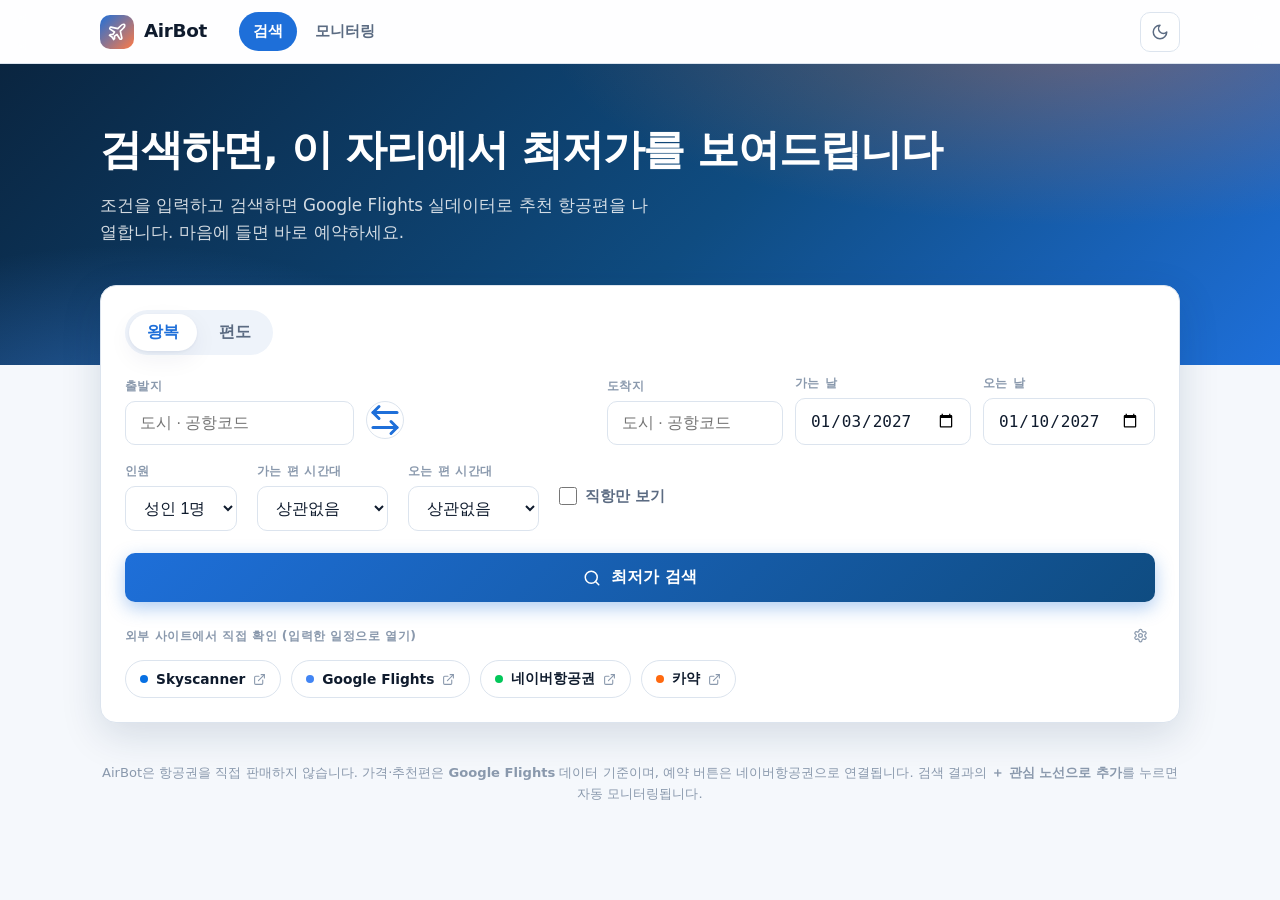
<file: index.html>
<!DOCTYPE html>
<html lang="ko">
<head>
  <meta charset="UTF-8">
  <meta name="viewport" content="width=device-width, initial-scale=1.0">
  <title>AirBot — 항공권 검색 & 모니터링</title>
  <meta name="description" content="앱 안에서 최저가 항공편을 검색·비교하고, 관심 노선의 가격을 모니터링하는 개인용 항공권 대시보드">
  <link rel="icon" href="data:image/svg+xml,<svg xmlns='http://www.w3.org/2000/svg' viewBox='0 0 100 100'><text y='.9em' font-size='90'>✈️</text></svg>">
  <link rel="stylesheet" href="css/style.css">
</head>
<body>
  <section class="hero">
    <div class="container">
      <h1>검색하면, 이 자리에서 최저가를 보여드립니다</h1>
      <p>조건을 입력하고 검색하면 Google Flights 실데이터로 추천 항공편을 나열합니다. 마음에 들면 바로 예약하세요.</p>
    </div>
  </section>

  <main>
    <div class="container">
      <!-- 검색 패널 -->
      <div class="card search-panel fade-in">
        <div class="trip-toggle" id="tripToggle">
          <button data-trip="round" class="active">왕복</button>
          <button data-trip="oneway">편도</button>
        </div>

        <div class="search-grid">
          <div class="field">
            <label>출발지</label>
            <input type="text" id="origin" placeholder="도시 · 공항코드" autocomplete="off">
          </div>
          <button class="swap-btn" id="swapBtn" title="출발/도착 교체" aria-label="교체"></button>
          <div class="field">
            <label>도착지</label>
            <input type="text" id="destination" placeholder="도시 · 공항코드" autocomplete="off">
          </div>
          <div class="field">
            <label>가는 날</label>
            <input type="date" id="departDate">
          </div>
          <div class="field" id="returnField">
            <label>오는 날</label>
            <input type="date" id="returnDate">
          </div>
        </div>

        <div class="search-options">
          <div class="field" style="max-width:120px">
            <label>인원</label>
            <select id="passengers">
              <option value="1">성인 1명</option>
              <option value="2">성인 2명</option>
              <option value="3">성인 3명</option>
              <option value="4">성인 4명</option>
            </select>
          </div>
          <div class="field" style="max-width:150px">
            <label>가는 편 시간대</label>
            <select id="departTime"></select>
          </div>
          <div class="field" style="max-width:150px" id="returnTimeField">
            <label>오는 편 시간대</label>
            <select id="returnTime"></select>
          </div>
          <label class="checkbox"><input type="checkbox" id="direct"> 직항만 보기</label>
        </div>

        <div class="actions-row">
          <button class="btn btn-primary" id="searchBtn"></button>
        </div>

        <div class="provider-select">
          <div class="lbl" style="display:flex;justify-content:space-between;align-items:center">
            <span>외부 사이트에서 직접 확인 (입력한 일정으로 열기)</span>
            <button class="icon-mini" id="settingsBtn" title="실시간 검색 설정" style="color:var(--text-3)"></button>
          </div>
          <div class="site-links" id="siteLinks"></div>
        </div>
      </div>

      <!-- 검색 결과 -->
      <section class="section" id="resultsSection" style="display:none">
        <div class="section-head">
          <div><h2>검색 결과</h2><div class="sub" id="resultsMeta"></div></div>
          <button class="btn btn-ghost" id="watchAddBtn" style="flex:none;display:none"></button>
        </div>
        <div id="insightArea"></div>
        <div class="card" id="resultsCard" style="padding:0;overflow:hidden"></div>
      </section>

      <!-- 실시간 검색 설정 -->
      <section class="section" id="setupSection" style="display:none">
        <div class="card setup-card">
          <h3>⚙️ 실시간 검색 설정</h3>
          <p style="color:var(--text-2);font-size:.93rem">
            SerpApi는 브라우저에서 직접 호출할 수 없어(보안·CORS), 무료 개인 프록시를 한 번만 배포하면
            모든 노선을 실시간으로 검색할 수 있어요. <strong>모니터링 중인 노선은 프록시 없이도 매일 수집된 데이터로 검색됩니다.</strong>
          </p>
          <ol>
            <li><a href="https://dash.cloudflare.com" target="_blank" rel="noopener" style="color:var(--blue-500);font-weight:600">dash.cloudflare.com</a> 가입/로그인 → Workers & Pages → <strong>Create Worker</strong></li>
            <li>저장소의 <code>proxy/worker.js</code> 내용을 통째로 붙여넣고 <strong>Deploy</strong></li>
            <li>Worker → Settings → Variables and Secrets → Secret <code>SERPAPI_KEY</code> 추가</li>
            <li>배포된 <code>https://….workers.dev</code> 주소를 아래에 붙여넣기</li>
          </ol>
          <div class="proxy-row">
            <input type="url" id="proxyInput" placeholder="https://airbot-proxy.xxx.workers.dev">
            <button class="btn btn-primary" id="proxySave" style="flex:none">저장</button>
          </div>
          <p id="proxyStatus" style="margin-top:10px;font-size:.85rem;color:var(--text-3)"></p>
        </div>
      </section>

      <!-- 관심 노선 미리보기 -->
      <section class="section" id="watchPreview" style="display:none">
        <div class="section-head">
          <h2>내 관심 노선</h2>
          <a class="section-head sub" href="watchlist.html" style="color:var(--blue-500);font-weight:700">모니터링 전체보기 →</a>
        </div>
        <div class="route-grid" id="previewGrid"></div>
      </section>

      <p class="data-note">
        AirBot은 항공권을 직접 판매하지 않습니다. 가격·추천편은 <strong>Google Flights</strong> 데이터 기준이며,
        예약 버튼은 네이버항공권으로 연결됩니다. 검색 결과의 <strong>＋ 관심 노선으로 추가</strong>를 누르면 자동 모니터링됩니다.
      </p>
    </div>
  </main>

  <script src="js/deeplink.js"></script>
  <script src="js/data.js"></script>
  <script src="js/chart.js"></script>
  <script src="js/app.js"></script>
  <script src="js/api.js"></script>
  <script src="js/routeform.js"></script>
  <script>
  (async function () {
    injectHeader("search");
    const $ = (id) => document.getElementById(id);
    $("swapBtn").innerHTML = ICONS.swap;
    $("searchBtn").innerHTML = ICONS.search + " 최저가 검색";
    $("settingsBtn").innerHTML = ICONS.gear;
    $("watchAddBtn").innerHTML = ICONS.plus + " 관심 노선으로 추가";
    let lastQuery = null, lastResult = null;
    await loadAirports();

    const originI = $("origin"), destI = $("destination");
    attachAutocomplete(originI);
    attachAutocomplete(destI);

    // 기본 날짜
    const today = new Date();
    const iso = (d) => d.toISOString().slice(0, 10);
    const plus = (n) => { const d = new Date(today); d.setDate(d.getDate() + n); return d; };
    $("departDate").value = iso(plus(30));
    $("returnDate").value = iso(plus(37));
    $("departDate").min = iso(today);
    $("returnDate").min = iso(today);

    // 시간대 옵션 (가는 편 / 오는 편)
    const bandOpts = DeepLink.TIME_BANDS.map((b) => `<option value="${b.id}">${b.label}</option>`).join("");
    $("departTime").innerHTML = bandOpts;
    $("returnTime").innerHTML = bandOpts;

    // 왕복/편도
    let tripType = "round";
    $("tripToggle").addEventListener("click", (e) => {
      const btn = e.target.closest("button"); if (!btn) return;
      tripType = btn.dataset.trip;
      $("tripToggle").querySelectorAll("button").forEach((b) => b.classList.toggle("active", b === btn));
      $("returnField").style.display = tripType === "oneway" ? "none" : "";
      $("returnTimeField").style.display = tripType === "oneway" ? "none" : "";
    });

    // 출발/도착 교체
    $("swapBtn").addEventListener("click", () => {
      [originI.value, destI.value] = [destI.value, originI.value];
      [originI.dataset.code, destI.dataset.code] = [destI.dataset.code || "", originI.dataset.code || ""];
    });

    // 현재 폼 → SearchQuery
    function currentQuery(quiet) {
      const o = originI.dataset.code || originI.value.trim().toUpperCase();
      const d = destI.dataset.code || destI.value.trim().toUpperCase();
      if (!o || !d) { if (!quiet) toast("출발지와 도착지를 입력해주세요"); return null; }
      if (o === d) { if (!quiet) toast("출발지와 도착지가 같습니다"); return null; }
      if (!$("departDate").value) { if (!quiet) toast("가는 날을 선택하세요"); return null; }
      return {
        origin: o, destination: d,
        departDate: $("departDate").value,
        returnDate: tripType === "round" ? $("returnDate").value : undefined,
        tripType, passengers: Number($("passengers").value),
        direct: $("direct").checked,
        departTime: $("departTime").value,
        returnTime: $("returnTime").value,
      };
    }

    // 외부 사이트 바로가기 버튼
    renderSiteButtons($("siteLinks"), () => currentQuery(false));

    // ---------- 실시간 검색 설정 ----------
    const setupSec = $("setupSection");
    function refreshProxyStatus() {
      const url = AirApi.getProxy();
      $("proxyInput").value = url;
      $("proxyStatus").textContent = url ? `✓ 연결됨: ${url}` : "아직 설정되지 않았어요.";
    }
    $("settingsBtn").addEventListener("click", () => {
      setupSec.style.display = setupSec.style.display === "none" ? "" : "none";
      refreshProxyStatus();
      if (setupSec.style.display === "") setupSec.scrollIntoView({ behavior: "smooth", block: "center" });
    });
    $("proxySave").addEventListener("click", () => {
      AirApi.setProxy($("proxyInput").value);
      refreshProxyStatus();
      toast(AirApi.isConfigured() ? "✓ 프록시가 저장됐어요. 이제 실시간 검색이 가능합니다!" : "프록시 설정을 지웠어요");
    });

    // ---------- 데이터 로드 ----------
    const data = await FlightData.loadData();
    const hidden = FlightData.getHidden();
    const activeRoutes = (data.routes || []).filter((r) => r.active !== false && !hidden.has(r.id));

    // 검색 조건과 일치하는 모니터링 노선 찾기 (프록시 없이도 결과 제공)
    function findMonitored(q) {
      return activeRoutes.find((r) =>
        r.origin === q.origin && r.destination === q.destination &&
        r.departDate === q.departDate &&
        (q.tripType === "oneway" ? !r.returnDate || r.tripType === "oneway" : r.returnDate === q.returnDate) &&
        (r.bestFlights || []).length > 0);
    }

    // ---------- 검색 실행 → 앱 안에서 결과 표시 ----------
    const resultsSec = $("resultsSection"), resultsCard = $("resultsCard");

    $("searchBtn").addEventListener("click", async () => {
      const q = currentQuery(false);
      if (!q) return;
      lastQuery = q;
      $("watchAddBtn").style.display = "";

      resultsSec.style.display = "";
      $("insightArea").innerHTML = "";
      resultsCard.innerHTML = `<div class="spinner"></div>`;
      $("resultsMeta").textContent = `${airportLabel(q.origin)} → ${airportLabel(q.destination)} · ${q.departDate}${q.returnDate ? "~" + q.returnDate : ""}`;
      resultsSec.scrollIntoView({ behavior: "smooth", block: "start" });

      // 1) 모니터링 노선과 일치하면 수집 데이터로 즉시 표시
      const mon = findMonitored(q);
      if (mon) {
        renderResults({ offers: mon.bestFlights, insights: mon.insights }, q,
          mon._liveTs ? "실시간 갱신 데이터" : "매일 수집 데이터 (오늘 기준)");
      }

      // 2) 프록시가 설정돼 있으면 실시간 검색으로 갱신/대체
      if (AirApi.isConfigured()) {
        try {
          const live = await AirApi.searchLive(q);
          renderResults(live, q, "실시간 검색");
          if (mon) { AirApi.saveLive(mon.id, live); }   // 모니터링 노선이면 로컬에도 반영
        } catch (e) {
          if (mon) toast("실시간 갱신 실패: " + e.message);
          else showResultsError(e.message);
        }
      } else if (!mon) {
        // 프록시도 없고 수집 데이터도 없음 → 설정 안내
        resultsCard.innerHTML = `
          <div class="empty" style="padding:36px 20px">
            ${ICONS.search}
            <h3>이 노선은 실시간 검색 설정이 필요해요</h3>
            <p>모니터링 중인 노선은 바로 검색되고, 그 외 노선은 아래 ⚙️ 설정(5분) 후 실시간 검색됩니다.<br>
            급하시면 위의 <strong>외부 사이트 바로가기</strong>로 바로 확인할 수 있어요.</p>
          </div>`;
        setupSec.style.display = "";
        refreshProxyStatus();
      }
    });

    function showResultsError(msg) {
      resultsCard.innerHTML = `<div class="empty" style="padding:36px 20px">${ICONS.plane}
        <h3>검색에 실패했어요</h3><p>${msg}</p></div>`;
    }

    // 검색 결과 → 관심 노선으로 추가
    $("watchAddBtn").addEventListener("click", async () => {
      if (!lastQuery) return;
      const prefill = { ...lastQuery, targetPrice: lastResult?.cheapest ?? null };
      const cfg = await openRouteForm(prefill);
      if (!cfg) return;
      FlightData.upsertMyRoute(cfg);
      // 방금 검색한 결과를 그대로 첫 기록으로 저장
      if (lastResult) {
        AirApi.saveLive(cfg.id, lastResult);
        if (lastResult.cheapest != null) FlightData.addHist(cfg.id, AirApi.kstToday(), lastResult.cheapest);
      }
      toast("✓ 관심 노선에 추가됐어요 — 모니터링에서 확인하세요");
    });

    function renderResults(result, q, sourceLabel) {
      lastResult = result;
      const offers = result.offers || [];
      $("resultsMeta").textContent =
        `${airportLabel(q.origin)} → ${airportLabel(q.destination)} · ${q.departDate}${q.returnDate ? "~" + q.returnDate : ""} · 1인당 기준 · ${sourceLabel}`;

      // 가격 인사이트 배너
      const ins = result.insights;
      if (ins && ins.level) {
        const map = {
          low: ["insight-low", "💡 지금 가격은 평소보다 저렴한 편이에요 — 예약을 서두르세요!"],
          typical: ["insight-typical", "ℹ️ 지금 가격은 평소 수준이에요"],
          high: ["insight-high", "⚠️ 지금 가격은 평소보다 비싼 편이에요 — 조금 더 지켜보세요"],
        };
        const [cls, msg] = map[ins.level] || map.typical;
        const range = ins.typicalLow ? ` (통상 ${FlightData.won(ins.typicalLow)}~${FlightData.won(ins.typicalHigh)})` : "";
        $("insightArea").innerHTML = `<div class="insight-banner ${cls}">${msg}${range}</div>`;
      } else {
        $("insightArea").innerHTML = "";
      }

      if (!offers.length) { showResultsError("조건에 맞는 항공편을 찾지 못했어요. 직항 해제나 시간대 변경을 시도해보세요."); return; }

      const list = document.createElement("div");
      list.className = "flight-list";
      offers.forEach((o, i) => {
        const row = document.createElement("div");
        row.className = "flight-row" + (i === 0 ? " best" : "");
        row.innerHTML = `
          <span class="f-rank">${i + 1}</span>
          <span class="f-air">${o.logo ? `<img src="${o.logo}" alt="" loading="lazy">` : ""}${o.airline || "-"}</span>
          <span class="f-times">${(o.departTime || "").slice(11) || "-"}<span class="arr">→</span>${(o.arriveTime || "").slice(11) || "-"}</span>
          <span class="f-meta">${FlightData.fmtDuration(o.duration)}
            <span>${o.stops === 0 ? "직항" : o.stops + "회 경유"}</span>
            ${i === 0 ? '<span class="best-tag">최저가</span>' : ""}</span>
          <span class="f-right">
            <span class="f-price">${FlightData.won(o.price)}<span class="per">1인당</span></span>
            <button class="btn btn-accent f-book">예약하기</button>
          </span>`;
        row.querySelector(".f-book").addEventListener("click", () => {
          openTab(DeepLink.bookingLink(q), false);
          toast("🎫 네이버항공권 예약 페이지로 이동");
        });
        list.append(row);
      });
      resultsCard.innerHTML = "";
      resultsCard.append(list);
    }

    // ---------- 관심 노선 미리보기 (열 때 자동 갱신) ----------
    async function renderPreview() {
      const d = await FlightData.loadData();
      const h = FlightData.getHidden();
      const act = (d.routes || []).filter((r) => r.active !== false && !h.has(r.id));
      const preview = act.slice(0, 3);
      const grid = $("previewGrid");
      grid.innerHTML = "";
      $("watchPreview").style.display = preview.length ? "" : "none";
      preview.forEach((r) => grid.append(renderRouteCard(r)));
      return act;
    }
    const act0 = await renderPreview();
    if (AirApi.isConfigured() && act0.length) {
      AirApi.autoRefreshAll(act0).then((n) => { if (n) renderPreview(); });
    }

    function renderRouteCard(route) {
      const s = FlightData.routeStats(route);
      const card = document.createElement("div");
      card.className = "card route-card fade-in";
      const deltaCls = s.deltaFromPrev < 0 ? "delta-down" : s.deltaFromPrev > 0 ? "delta-up" : "";
      const deltaIco = s.deltaFromPrev < 0 ? ICONS.down : s.deltaFromPrev > 0 ? ICONS.up : "";
      const badge = s.hitTarget ? '<span class="badge badge-hit">🎯 목표가 도달</span>'
                                : '<span class="badge badge-active">모니터링중</span>';
      card.innerHTML = `
        <div class="rc-top">
          <div>
            <div class="route-path"><span>${route.origin}</span>
              <span class="plane">${ICONS.plane}</span><span>${route.destination}</span></div>
            <div class="route-sub">${route.name} · ${FlightData.shortDate(route.departDate)}${route.returnDate ? "~" + FlightData.shortDate(route.returnDate) : ""}</div>
          </div>${badge}
        </div>
        <div class="price-row">
          <span class="price-now">${FlightData.won(s.current)}</span>
          <span style="font-size:.72rem;color:var(--text-3);font-weight:700">1인당</span>
          ${s.deltaFromPrev ? `<span class="price-delta ${deltaCls}">${deltaIco}${FlightData.won(Math.abs(s.deltaFromPrev))}</span>` : ""}
        </div>
        <div class="sparkholder"></div>
        <div class="target-line">${ICONS.target} 목표 ${FlightData.won(route.targetPrice)}</div>
        <div class="progress"><span style="width:${s.progress}%"></span></div>`;
      card.querySelector(".sparkholder").append(
        Chart.sparkline(s.prices.map((p) => p.price), { color: s.hitTarget ? "var(--down)" : "var(--blue-500)" }));
      card.style.cursor = "pointer";
      card.addEventListener("click", () => location.href = `detail.html?id=${encodeURIComponent(route.id)}`);
      return card;
    }
  })();
  </script>
</body>
</html>
</file>
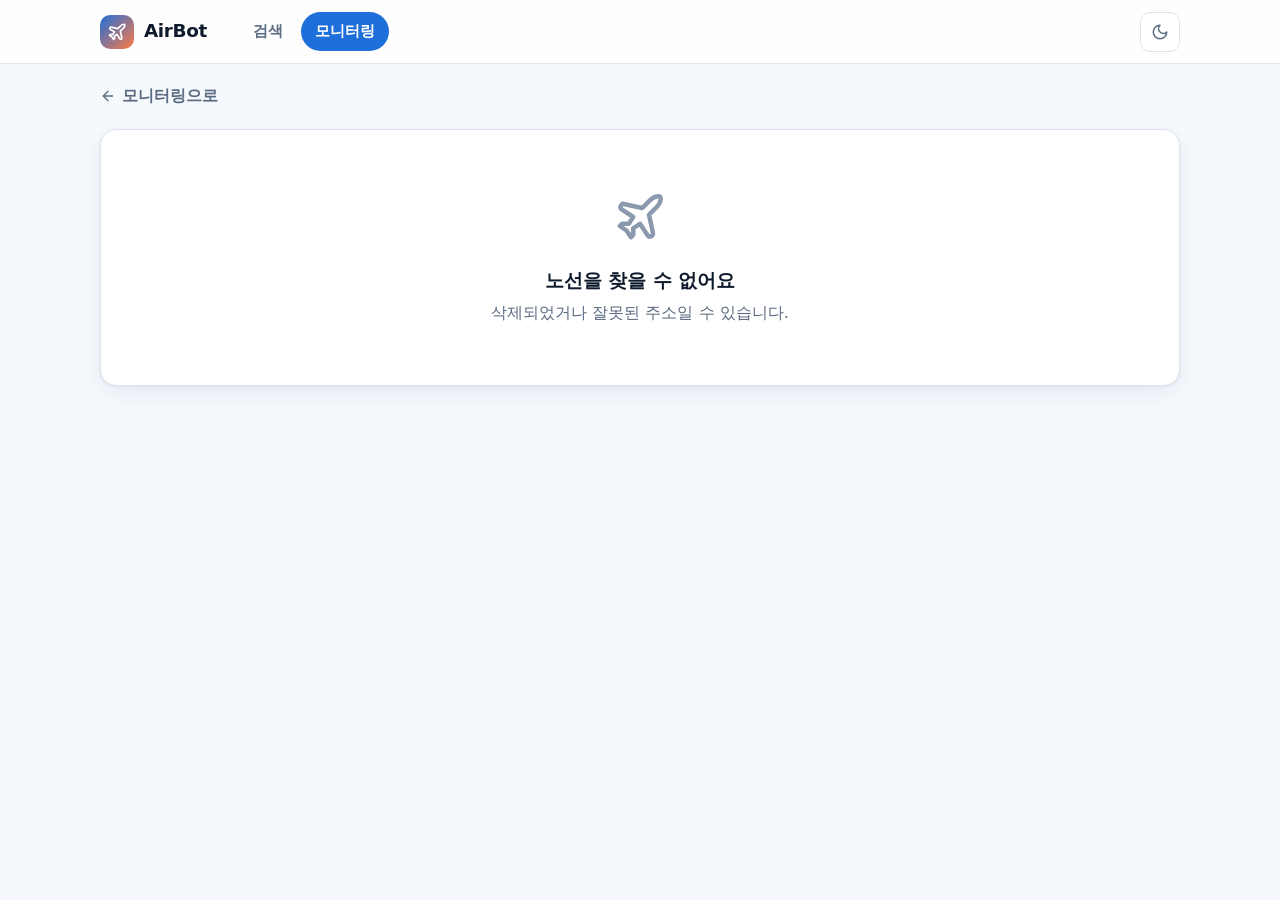
<file: detail.html>
<!DOCTYPE html>
<html lang="ko">
<head>
  <meta charset="UTF-8">
  <meta name="viewport" content="width=device-width, initial-scale=1.0">
  <title>노선 상세 — AirBot</title>
  <link rel="icon" href="data:image/svg+xml,<svg xmlns='http://www.w3.org/2000/svg' viewBox='0 0 100 100'><text y='.9em' font-size='90'>✈️</text></svg>">
  <link rel="stylesheet" href="css/style.css">
</head>
<body>
  <main>
    <div class="container" id="root">
      <a class="back-link" href="watchlist.html"></a>
      <div id="content"></div>
    </div>
  </main>

  <script src="js/deeplink.js"></script>
  <script src="js/data.js"></script>
  <script src="js/chart.js"></script>
  <script src="js/app.js"></script>
  <script src="js/api.js"></script>
  <script>
  (async function () {
    injectHeader("watch");
    await loadAirports();
    const $ = (id) => document.getElementById(id);
    document.querySelector(".back-link").innerHTML = ICONS.arrowLeft + " 모니터링으로";

    const id = new URLSearchParams(location.search).get("id");
    const data = await FlightData.loadData();
    const route = FlightData.getRouteById(data, id);
    const content = $("content");

    if (!route) {
      content.innerHTML = `<div class="card empty">${ICONS.plane}<h3>노선을 찾을 수 없어요</h3>
        <p>삭제되었거나 잘못된 주소일 수 있습니다.</p></div>`;
      return;
    }

    const bandLabel = (tid) => DeepLink.bandOf(tid).label;

    function render() {
      const s = FlightData.routeStats(route);
      const sig = FlightData.buySignal(s, route);
      const deltaCls = s.deltaFromPrev < 0 ? "delta-down" : s.deltaFromPrev > 0 ? "delta-up" : "";
      const deltaIco = s.deltaFromPrev < 0 ? ICONS.down : s.deltaFromPrev > 0 ? ICONS.up : "";
      const times = [
        route.departTime && route.departTime !== "any" ? `가는편 ${bandLabel(route.departTime)}` : "",
        route.returnDate && route.returnTime && route.returnTime !== "any" ? `오는편 ${bandLabel(route.returnTime)}` : "",
      ].filter(Boolean).join(" · ");
      const liveTag = route._liveTs
        ? ` · <span class="live-tag">${Math.max(1, Math.round((Date.now() - route._liveTs) / 60000))}분 전 실시간 갱신</span>` : "";

      // 추천 항공편
      const best = route.bestFlights || [];
      const recoHtml = best.length ? `
        <div class="card" style="padding:20px;margin-bottom:24px">
          <div class="section-head" style="margin-bottom:12px">
            <h2 style="font-size:1.1rem">✈️ 추천 항공편</h2>
            <span class="sub">Google Flights · 가격순${liveTag}</span>
          </div>
          <div style="overflow-x:auto"><table class="ptable">
            <thead><tr><th>항공사</th><th>출발</th><th>도착</th><th>소요</th><th>경유</th><th>가격(1인당)</th><th></th></tr></thead>
            <tbody>${best.map((o) => `<tr>
              <td style="font-weight:600">${o.airline || "-"}</td>
              <td>${(o.departTime || "").slice(11) || "-"}</td>
              <td>${(o.arriveTime || "").slice(11) || "-"}</td>
              <td>${FlightData.fmtDuration(o.duration) || "-"}</td>
              <td>${o.stops === 0 ? '<span class="src-tag" style="color:var(--down)">직항</span>' : o.stops + "회"}</td>
              <td style="font-weight:800">${FlightData.won(o.price)}</td>
              <td><button class="btn btn-accent row-book" style="padding:7px 13px;font-size:.82rem">예약</button></td>
            </tr>`).join("")}</tbody>
          </table></div>
        </div>` : "";

      content.innerHTML = `
        <div class="section-head" style="margin-top:6px">
          <div>
            <div class="route-path" style="font-size:1.6rem"><span>${airportLabel(route.origin)}</span>
              <span class="plane">${ICONS.plane}</span><span>${airportLabel(route.destination)}</span></div>
            <div class="route-sub">${route.name} · ${route.departDate}${route.returnDate ? " ~ " + route.returnDate : ""} · 성인 ${route.passengers || 1}명${route.direct ? " · 직항" : ""}${times ? " · " + times : ""}</div>
          </div>
          <div style="display:flex;gap:10px;flex-wrap:wrap">
            <button class="btn btn-primary" id="reSearch">${ICONS.refresh} 재검색 (정보 갱신)</button>
            <button class="btn btn-accent" id="bookBtn">${ICONS.external} 예약하기</button>
          </div>
        </div>

        ${route.memo ? `<div class="card" style="padding:14px 18px;margin-bottom:20px;color:var(--text-2)">📝 ${route.memo}</div>` : ""}

        <div class="stats-row" style="margin-bottom:24px">
          <div class="card stat"><div class="k">현재가 (1인당)</div><div class="v">${FlightData.won(s.current)}</div>
            <div class="d ${deltaCls}" style="display:flex;align-items:center;gap:3px">${s.deltaFromPrev ? deltaIco + " " + FlightData.won(Math.abs(s.deltaFromPrev)) + " (직전 대비)" : "변동 없음"}</div></div>
          <div class="card stat"><div class="k">역대 최저</div><div class="v" style="color:var(--down)">${FlightData.won(s.min)}</div><div class="d">현재는 최저 대비 +${s.vsMinPct.toFixed(1)}%</div></div>
          <div class="card stat"><div class="k">평균가</div><div class="v">${FlightData.won(s.avg)}</div><div class="d">최고 ${FlightData.won(s.max)}</div></div>
          <div class="card stat"><div class="k">목표가</div><div class="v" style="color:var(--accent)">${FlightData.won(route.targetPrice)}</div>
            <div class="d">${sig.text}</div></div>
        </div>

        ${recoHtml}

        <div class="card chart-card" style="margin-bottom:24px">
          <div class="section-head" style="margin-bottom:6px"><h2 style="font-size:1.1rem">가격 추이</h2>
            <span class="sub">${s.prices.length}개 기록</span></div>
          <div class="chart-wrap" id="chartWrap"></div>
          <div class="chart-legend">
            <span class="li"><span class="sw" style="background:var(--blue-500)"></span>가격</span>
            <span class="li"><span class="sw" style="background:var(--accent)"></span>목표가</span>
            <span class="li"><span class="sw dot" style="background:var(--blue-500)"></span>관측 시점 (마우스 오버)</span>
          </div>
        </div>

        <div class="card" style="padding:0;overflow:hidden;margin-bottom:24px">
          <div style="padding:18px 20px 6px"><h2 style="font-size:1.1rem">가격 기록</h2></div>
          <div style="overflow-x:auto">
            <table class="ptable">
              <thead><tr><th>관측일</th><th>가격</th><th>직전 대비</th><th>출처</th></tr></thead>
              <tbody id="ptbody"></tbody>
            </table>
          </div>
        </div>

        <div class="card" style="padding:18px 20px">
          <div class="lbl" style="font-size:.78rem;font-weight:700;color:var(--text-3);text-transform:uppercase;letter-spacing:.04em;margin-bottom:10px">외부 사이트에서 직접 확인 (이 일정으로 열기)</div>
          <div class="site-links" id="siteLinks"></div>
        </div>`;

      // 차트
      $("chartWrap").append(Chart.lineChart(s.prices, {
        target: route.targetPrice, avg: s.avg, fmt: (v) => "₩" + Math.round(v / 1000) + "k",
      }));

      // 가격 기록 테이블 (최신순)
      const rows = [...s.prices].map((p, i, arr) => {
        const prev = i > 0 ? arr[i - 1].price : null;
        return { ...p, diff: prev != null ? p.price - prev : null };
      }).reverse();
      $("ptbody").innerHTML = rows.map((r) => {
        const cls = r.diff < 0 ? "delta-down" : r.diff > 0 ? "delta-up" : "";
        const txt = r.diff == null ? "-" : (r.diff === 0 ? "―" : (r.diff < 0 ? "▼ " : "▲ ") + FlightData.won(Math.abs(r.diff)));
        return `<tr><td>${r.date}</td><td style="font-weight:700">${FlightData.won(r.price)}</td>
          <td class="${cls}">${txt}</td><td><span class="src-tag">${r.source || "-"}</span></td></tr>`;
      }).join("");

      const q = DeepLink.routeToQuery(route);

      // 재검색 = 페이지 이동 없이 정보만 갱신
      const reBtn = $("reSearch");
      reBtn.addEventListener("click", async () => {
        if (!AirApi.isConfigured()) {
          toast("실시간 갱신은 검색 페이지의 ⚙️ 실시간 검색 설정 후 사용할 수 있어요");
          return;
        }
        reBtn.disabled = true;
        reBtn.innerHTML = ICONS.refresh + " 갱신 중…";
        try {
          const live = await AirApi.searchLive(q);
          AirApi.saveLive(route.id, live);
          if (route._local && live.cheapest != null) FlightData.addHist(route.id, AirApi.kstToday(), live.cheapest);
          FlightData.applyLive(route, { ts: Date.now(), date: AirApi.kstToday(),
            cheapest: live.cheapest, offers: live.offers, insights: live.insights });
          render();   // 화면 전체를 새 데이터로 다시 그림
          toast("✓ 최신 가격으로 갱신됐어요");
        } catch (e) {
          reBtn.disabled = false;
          reBtn.innerHTML = ICONS.refresh + " 재검색 (정보 갱신)";
          toast("갱신 실패: " + e.message);
        }
      });

      // 예약 (헤더 + 추천편 각 행)
      const book = () => { openTab(DeepLink.bookingLink(q), false); toast("🎫 네이버항공권 예약 페이지로 이동"); };
      $("bookBtn").addEventListener("click", book);
      content.querySelectorAll(".row-book").forEach((b) => b.addEventListener("click", book));

      // 외부 사이트 개별 바로가기
      renderSiteButtons($("siteLinks"), q);
    }

    render();
  })();
  </script>
</body>
</html>
</file>
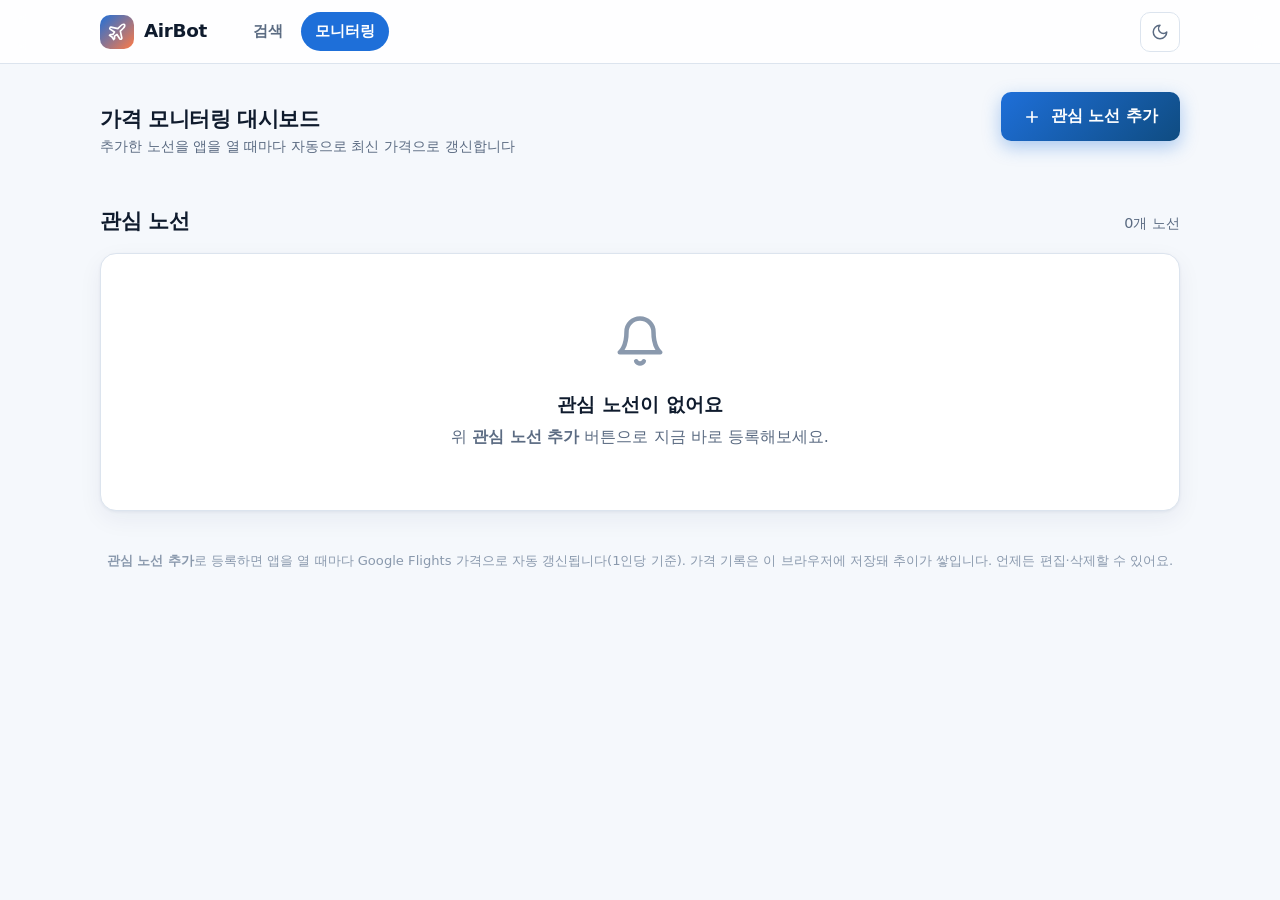
<file: watchlist.html>
<!DOCTYPE html>
<html lang="ko">
<head>
  <meta charset="UTF-8">
  <meta name="viewport" content="width=device-width, initial-scale=1.0">
  <title>모니터링 — AirBot</title>
  <link rel="icon" href="data:image/svg+xml,<svg xmlns='http://www.w3.org/2000/svg' viewBox='0 0 100 100'><text y='.9em' font-size='90'>✈️</text></svg>">
  <link rel="stylesheet" href="css/style.css">
</head>
<body>
  <main>
    <div class="container">
      <div class="section" style="margin-top:28px">
        <div class="section-head">
          <div>
            <h2>가격 모니터링 대시보드</h2>
            <div class="sub" id="genInfo">관심 노선의 가격 추이를 한눈에</div>
          </div>
          <button class="btn btn-primary" id="addBtn" style="flex:none"></button>
        </div>
        <div class="stats-row" id="statsRow"></div>
      </div>

      <div class="section">
        <div class="section-head">
          <h2>관심 노선</h2>
          <span class="sub" id="routeCount"></span>
        </div>
        <div class="route-grid" id="routeGrid"></div>
        <div id="emptyState"></div>
        <p id="hiddenInfo" style="display:none;margin-top:14px;text-align:center;font-size:.86rem;color:var(--text-3)">
          숨긴 수집 노선 <span id="hiddenCount"></span>개 —
          <a href="#" id="restoreLink" style="color:var(--blue-500);font-weight:600">모두 복원</a>
        </p>
      </div>

      <p class="data-note">
        <strong>관심 노선 추가</strong>로 등록하면 앱을 열 때마다 Google Flights 가격으로 자동 갱신됩니다(1인당 기준).
        가격 기록은 이 브라우저에 저장돼 추이가 쌓입니다. 언제든 편집·삭제할 수 있어요.
      </p>
    </div>
  </main>

  <script src="js/deeplink.js"></script>
  <script src="js/data.js"></script>
  <script src="js/chart.js"></script>
  <script src="js/app.js"></script>
  <script src="js/api.js"></script>
  <script src="js/routeform.js"></script>
  <script>
  (async function () {
    injectHeader("watch");
    await loadAirports();
    const $ = (id) => document.getElementById(id);
    $("addBtn").innerHTML = ICONS.plus + " 관심 노선 추가";

    let data, hidden;
    async function reload() {
      data = await FlightData.loadData();
      hidden = FlightData.getHidden();
      $("genInfo").textContent = AirApi.isConfigured()
        ? "추가한 노선을 앱을 열 때마다 자동으로 최신 가격으로 갱신합니다"
        : "⚠️ 실시간 자동 갱신을 켜려면 검색 페이지 ⚙️에서 프록시를 설정하세요";
      renderGrid();
    }

    const visibleRoutes = () => data.routes.filter((r) => r._local || !hidden.has(r.id));

    /* 프록시로 실시간 조회 → 저장 (로컬 노선은 히스토리 누적) */
    async function fetchLiveFor(route, silent) {
      if (!AirApi.isConfigured()) {
        if (!silent) toast("실시간 조회는 검색 페이지의 ⚙️ 실시간 검색 설정 후 가능해요");
        return false;
      }
      const q = DeepLink.routeToQuery(route);
      const live = await AirApi.searchLive(q);
      AirApi.saveLive(route.id, live);
      if (route._local && live.cheapest != null) FlightData.addHist(route.id, AirApi.kstToday(), live.cheapest);
      return true;
    }

    /* ---------- 요약 통계 ---------- */
    function renderStats() {
      const routes = visibleRoutes();
      if (!routes.length) { $("statsRow").innerHTML = ""; return; }
      const allStats = routes.map((r) => ({ route: r, s: FlightData.routeStats(r) }));
      const hits = allStats.filter((x) => x.s.hitTarget).length;
      const dropping = allStats.filter((x) => x.s.deltaFromPrev < 0).length;
      const bestDeal = allStats
        .filter((x) => x.s.current != null && x.route.targetPrice)
        .sort((a, b) => (a.s.current - a.route.targetPrice) - (b.s.current - b.route.targetPrice))[0];
      const stats = [
        { k: "모니터링 노선", v: routes.length + "개", d: `${dropping}개 노선 가격 하락중` },
        { k: "목표가 도달", v: hits + "개", d: hits ? "지금 예매를 검토하세요" : "아직 없음" },
        { k: "가장 근접한 노선", v: bestDeal ? bestDeal.route.name : "-",
          d: bestDeal ? `현재 ${FlightData.won(bestDeal.s.current)}` : "" },
      ];
      $("statsRow").innerHTML = stats.map((st) =>
        `<div class="card stat fade-in"><div class="k">${st.k}</div><div class="v">${st.v}</div><div class="d">${st.d}</div></div>`).join("");
    }

    /* ---------- 노선 카드 목록 ---------- */
    function renderGrid() {
      const routes = visibleRoutes();
      const grid = $("routeGrid");
      grid.innerHTML = "";
      $("routeCount").textContent = `${routes.length}개 노선`;
      if (!routes.length) {
        $("emptyState").innerHTML = `
          <div class="card empty">${ICONS.bell}
            <h3>관심 노선이 없어요</h3>
            <p>위 <strong>관심 노선 추가</strong> 버튼으로 지금 바로 등록해보세요.</p></div>`;
      } else {
        $("emptyState").innerHTML = "";
        routes.forEach((r) => grid.append(renderCard(r)));
      }
      $("hiddenInfo").style.display = hidden.size ? "" : "none";
      $("hiddenCount").textContent = hidden.size;
      renderStats();
    }

    $("restoreLink").addEventListener("click", (e) => {
      e.preventDefault(); hidden = new Set(); FlightData.setHidden(hidden); renderGrid();
      toast("숨긴 노선을 모두 복원했어요");
    });

    /* 관심 노선 추가 */
    $("addBtn").addEventListener("click", async () => {
      const cfg = await openRouteForm({});
      if (!cfg) return;
      FlightData.upsertMyRoute(cfg);
      toast("추가됐어요! 가격을 가져오는 중…");
      try { await fetchLiveFor({ ...cfg }, true); } catch (e) { toast("가격 조회는 나중에: " + e.message); }
      await reload();
    });

    function renderCard(route) {
      const s = FlightData.routeStats(route);
      const card = document.createElement("div");
      card.className = "card route-card fade-in";
      const deltaCls = s.deltaFromPrev < 0 ? "delta-down" : s.deltaFromPrev > 0 ? "delta-up" : "";
      const deltaIco = s.deltaFromPrev < 0 ? ICONS.down : s.deltaFromPrev > 0 ? ICONS.up : "";
      const kindBadge = route._local ? ""
        : '<span class="badge badge-off" style="background:color-mix(in srgb,var(--blue-500) 12%,transparent);color:var(--blue-500)">서버수집</span>';
      const statusBadge = s.hitTarget ? '<span class="badge badge-hit">🎯 목표가 도달</span>'
                        : '<span class="badge badge-active">자동 모니터링중</span>';
      const sig = FlightData.buySignal(s, route);
      const liveTag = route._liveTs
        ? `<span class="live-tag">· ${Math.max(1, Math.round((Date.now() - route._liveTs) / 60000))}분 전 갱신</span>` : "";

      card.innerHTML = `
        <div class="rc-top">
          <div>
            <div class="route-path"><span>${route.origin}</span>
              <span class="plane">${ICONS.plane}</span><span>${route.destination}</span></div>
            <div class="route-sub">${route.name} · ${FlightData.shortDate(route.departDate)}${route.returnDate ? "~" + FlightData.shortDate(route.returnDate) : ""} · 성인 ${route.passengers || 1}</div>
            <div style="margin-top:6px;display:flex;gap:6px">${kindBadge}${statusBadge}</div>
          </div>
          <div class="rc-actions">
            <button class="icon-mini rc-edit" title="목표가·설정 편집" style="color:var(--text-3)">${ICONS.edit}</button>
            <button class="icon-mini rc-del" title="삭제">${ICONS.trash}</button>
          </div>
        </div>
        <div class="price-row">
          <span class="price-now">${FlightData.won(s.current)}</span>
          <span style="font-size:.72rem;color:var(--text-3);font-weight:700">1인당</span>
          ${s.deltaFromPrev ? `<span class="price-delta ${deltaCls}">${deltaIco}${FlightData.won(Math.abs(s.deltaFromPrev))}</span>` : ""}
        </div>
        <div class="route-sub" style="color:var(--${sig.tone === 'down' ? 'down' : sig.tone === 'up' ? 'up' : 'text-2'})">${sig.text} ${liveTag}</div>
        <div class="sparkholder"></div>
        <div class="target-line">${ICONS.target} 목표 ${route.targetPrice != null ? FlightData.won(route.targetPrice) : "미설정"} · 최저 ${FlightData.won(s.min)}</div>
        <div class="progress"><span style="width:${s.progress}%"></span></div>
        <div class="rc-foot">
          <a class="btn btn-ghost" href="detail.html?id=${encodeURIComponent(route.id)}">${ICONS.chart} 추이</a>
          <button class="btn btn-primary rc-refresh">${ICONS.refresh} 재검색</button>
        </div>
        <button class="btn btn-accent rc-book" style="width:100%;justify-content:center">${ICONS.external} 네이버항공권에서 예약하기</button>
        <div class="site-links rc-sites" style="margin-top:2px"></div>`;

      card.querySelector(".sparkholder").append(
        Chart.sparkline(s.prices.map((p) => p.price), { color: s.hitTarget ? "var(--down)" : "var(--blue-500)" }));

      const q = DeepLink.routeToQuery(route);

      // 편집: 로컬은 전체 폼 / 자동수집은 목표가만 (override)
      card.querySelector(".rc-edit").addEventListener("click", async () => {
        if (route._local) {
          const cfg = await openRouteForm(route);
          if (!cfg) return;
          FlightData.upsertMyRoute(cfg);
          await reload();
          toast("수정됐어요");
        } else {
          const cur = route.targetPrice != null ? route.targetPrice : "";
          const v = prompt(`'${route.name}' 목표가(원, 1인당)를 입력하세요`, cur);
          if (v === null) return;
          FlightData.setOverride(route.id, { targetPrice: v.trim() === "" ? null : Number(v) });
          await reload();
          toast("목표가를 저장했어요");
        }
      });

      // 삭제: 로컬은 완전 삭제 / 자동수집은 화면에서 숨김
      card.querySelector(".rc-del").addEventListener("click", async () => {
        if (route._local) {
          if (!confirm(`'${route.name}' 노선을 삭제할까요? (가격 기록도 함께 삭제됩니다)`)) return;
          FlightData.removeMyRoute(route.id);
          await reload();
          toast(`🗑 ${route.name} 삭제됨`);
        } else {
          if (!confirm(`'${route.name}' 노선을 목록에서 숨길까요?\n(자동수집 노선입니다. 수집까지 멈추려면 routes.json에서 제거하세요)`)) return;
          hidden.add(route.id); FlightData.setHidden(hidden); renderGrid();
          toast(`${route.name} 숨김 — 아래에서 복원 가능`);
        }
      });

      // 재검색 = 페이지 이동 없이 정보만 갱신
      const refreshBtn = card.querySelector(".rc-refresh");
      refreshBtn.addEventListener("click", async () => {
        if (!AirApi.isConfigured()) { toast("실시간 갱신은 검색 페이지의 ⚙️ 설정 후 사용할 수 있어요"); return; }
        refreshBtn.disabled = true; refreshBtn.innerHTML = ICONS.refresh + " 갱신 중…";
        try {
          await fetchLiveFor(route, true);
          const live = JSON.parse(localStorage.getItem("airbot.live." + route.id));
          FlightData.applyLive(route, live);
          card.replaceWith(renderCard(route));
          renderStats();
          toast(`✓ ${route.name} 갱신됐어요`);
        } catch (e) {
          refreshBtn.disabled = false; refreshBtn.innerHTML = ICONS.refresh + " 재검색";
          toast("갱신 실패: " + e.message);
        }
      });

      card.querySelector(".rc-book").addEventListener("click", () => {
        openTab(DeepLink.bookingLink(q), false); toast(`🎫 ${route.name} 예약 페이지로 이동`);
      });

      renderSiteButtons(card.querySelector(".rc-sites"), q);
      card.querySelectorAll(".rc-sites .mini-btn").forEach((b) => { b.style.padding = "7px 11px"; b.style.fontSize = ".78rem"; });
      return card;
    }

    await reload();

    // 앱을 열면 오늘 아직 안 받아온 노선을 자동으로 갱신
    if (AirApi.isConfigured()) {
      const routes = visibleRoutes();
      if (routes.length) {
        const n = await AirApi.autoRefreshAll(routes);
        if (n) { await reload(); toast(`✓ ${n}개 노선 자동 갱신됨`); }
      }
    }
  })();
  </script>
</body>
</html>
</file>
<file: css/style.css>
/* ===================================================================
   AirBot — 항공권 검색 & 모니터링 디자인 시스템
   순수 CSS. 라이트/다크 모드, 반응형, 마이크로 인터랙션.
   =================================================================== */

:root {
  /* Brand */
  --blue-900: #0a2540;
  --blue-700: #0f4c81;
  --blue-500: #1e6fd9;
  --blue-400: #4d94ff;
  --accent:   #ff7a45;   /* 선셋 오렌지 */
  --accent-600: #f2622a;

  /* Semantic */
  --up:   #e5484d;       /* 가격 상승 = 빨강 */
  --down: #16a34a;       /* 가격 하락 = 초록 */
  --warn: #f59e0b;

  /* Light theme surfaces */
  --bg:        #f5f8fc;
  --surface:   #ffffff;
  --surface-2: #eef3fa;
  --border:    #dce4ee;
  --text:      #0f1b2d;
  --text-2:    #5b6b82;
  --text-3:    #8a99ad;
  --shadow:    0 1px 3px rgba(16,40,80,.06), 0 8px 24px rgba(16,40,80,.06);
  --shadow-lg: 0 12px 40px rgba(16,40,80,.14);

  --radius:    16px;
  --radius-sm: 10px;
  --gap:       20px;
  --header-h:  64px;
  --maxw:      1120px;
  --ease:      cubic-bezier(.16,.84,.44,1);
}

:root[data-theme="dark"] {
  --bg:        #0a1220;
  --surface:   #111c30;
  --surface-2: #16233c;
  --border:    #24344f;
  --text:      #eaf1fb;
  --text-2:    #9fb0c9;
  --text-3:    #6b7c96;
  --shadow:    0 1px 3px rgba(0,0,0,.4), 0 8px 24px rgba(0,0,0,.35);
  --shadow-lg: 0 12px 40px rgba(0,0,0,.5);
  --blue-500:  #4d94ff;
}

* { box-sizing: border-box; margin: 0; padding: 0; }

html { scroll-behavior: smooth; }

body {
  font-family: "Pretendard", -apple-system, BlinkMacSystemFont, "Segoe UI",
               "Apple SD Gothic Neo", "Malgun Gothic", system-ui, sans-serif;
  background: var(--bg);
  color: var(--text);
  line-height: 1.55;
  -webkit-font-smoothing: antialiased;
  transition: background .3s var(--ease), color .3s var(--ease);
}

a { color: inherit; text-decoration: none; }
button { font-family: inherit; cursor: pointer; }
input, select, button { font-size: 1rem; }

.container { max-width: var(--maxw); margin: 0 auto; padding: 0 20px; }

/* ---------- Header / Nav ---------- */
.site-header {
  position: sticky; top: 0; z-index: 50;
  height: var(--header-h);
  background: color-mix(in srgb, var(--surface) 85%, transparent);
  backdrop-filter: saturate(180%) blur(12px);
  border-bottom: 1px solid var(--border);
}
.site-header .container {
  height: 100%; display: flex; align-items: center; gap: 24px;
}
.brand { display: flex; align-items: center; gap: 10px; font-weight: 800; font-size: 1.15rem; letter-spacing: -.02em; }
.brand .logo {
  width: 34px; height: 34px; display: grid; place-items: center;
  background: linear-gradient(135deg, var(--blue-500), var(--accent));
  border-radius: 10px; color: #fff;
}
.brand .logo svg { width: 20px; height: 20px; }
.nav { display: flex; gap: 4px; margin-left: 8px; }
.nav a {
  padding: 8px 14px; border-radius: 999px; color: var(--text-2);
  font-weight: 600; font-size: .94rem; transition: all .2s var(--ease);
}
.nav a:hover { background: var(--surface-2); color: var(--text); }
.nav a.active { background: var(--blue-500); color: #fff; }
.header-spacer { flex: 1; }
.icon-btn {
  width: 40px; height: 40px; border-radius: 10px; border: 1px solid var(--border);
  background: var(--surface); color: var(--text-2); display: grid; place-items: center;
  transition: all .2s var(--ease);
}
.icon-btn:hover { color: var(--text); border-color: var(--blue-400); transform: translateY(-1px); }
.icon-btn svg { width: 18px; height: 18px; }

/* ---------- Hero ---------- */
.hero {
  position: relative; overflow: hidden;
  background: linear-gradient(135deg, var(--blue-900), var(--blue-700) 55%, var(--blue-500));
  color: #fff; padding: 54px 0 120px;
}
.hero::after {
  content: ""; position: absolute; inset: 0;
  background:
    radial-gradient(900px 320px at 85% -10%, rgba(255,122,69,.35), transparent 60%),
    radial-gradient(600px 300px at 10% 120%, rgba(77,148,255,.4), transparent 60%);
  pointer-events: none;
}
.hero .container { position: relative; z-index: 1; }
.hero h1 { font-size: clamp(1.8rem, 4vw, 2.6rem); font-weight: 800; letter-spacing: -.03em; }
.hero p { color: rgba(255,255,255,.82); margin-top: 10px; font-size: 1.05rem; max-width: 560px; }

/* ---------- Cards & sections ---------- */
main { padding-bottom: 80px; }
.section { margin-top: 32px; }
.section-head { display: flex; align-items: baseline; justify-content: space-between; margin-bottom: 16px; gap: 12px; }
.section-head h2 { font-size: 1.3rem; font-weight: 800; letter-spacing: -.02em; }
.section-head .sub { color: var(--text-2); font-size: .9rem; }

.card {
  background: var(--surface); border: 1px solid var(--border);
  border-radius: var(--radius); box-shadow: var(--shadow);
}

/* ---------- Search panel ---------- */
.search-panel {
  margin-top: -80px; position: relative; z-index: 2;
  padding: 24px; box-shadow: var(--shadow-lg);
}
.trip-toggle { display: inline-flex; background: var(--surface-2); border-radius: 999px; padding: 4px; gap: 4px; margin-bottom: 18px; }
.trip-toggle button {
  border: 0; background: transparent; color: var(--text-2); font-weight: 700;
  padding: 8px 18px; border-radius: 999px; transition: all .2s var(--ease);
}
.trip-toggle button.active { background: var(--surface); color: var(--blue-500); box-shadow: var(--shadow); }

.search-grid { display: grid; grid-template-columns: 1.3fr 1.3fr 1fr 1fr .8fr; gap: 12px; align-items: end; }
.field { display: flex; flex-direction: column; gap: 6px; position: relative; }
.field label { font-size: .78rem; font-weight: 700; color: var(--text-3); text-transform: uppercase; letter-spacing: .04em; }
.field input, .field select {
  width: 100%; padding: 12px 14px; border-radius: var(--radius-sm);
  border: 1.5px solid var(--border); background: var(--surface); color: var(--text);
  transition: border-color .2s var(--ease), box-shadow .2s var(--ease);
}
.field input:focus, .field select:focus {
  outline: none; border-color: var(--blue-500);
  box-shadow: 0 0 0 4px color-mix(in srgb, var(--blue-500) 18%, transparent);
}
.swap-btn {
  align-self: end; margin-bottom: 6px; width: 38px; height: 38px; flex: none;
  border-radius: 50%; border: 1.5px solid var(--border); background: var(--surface);
  color: var(--blue-500); display: grid; place-items: center; transition: all .3s var(--ease);
}
.swap-btn:hover { transform: rotate(180deg); border-color: var(--blue-500); }

/* Autocomplete dropdown */
.ac-list {
  position: absolute; top: calc(100% + 6px); left: 0; right: 0; z-index: 20;
  background: var(--surface); border: 1px solid var(--border); border-radius: var(--radius-sm);
  box-shadow: var(--shadow-lg); max-height: 260px; overflow-y: auto; display: none;
}
.ac-list.open { display: block; }
.ac-item { padding: 10px 14px; cursor: pointer; display: flex; align-items: center; gap: 10px; }
.ac-item:hover, .ac-item.active { background: var(--surface-2); }
.ac-item .code { font-weight: 800; color: var(--blue-500); width: 42px; }
.ac-item .meta { display: flex; flex-direction: column; }
.ac-item .city { font-weight: 600; font-size: .92rem; }
.ac-item .apt { font-size: .78rem; color: var(--text-3); }

.search-options { display: flex; align-items: center; gap: 20px; margin-top: 16px; flex-wrap: wrap; }
.checkbox { display: inline-flex; align-items: center; gap: 8px; color: var(--text-2); font-weight: 600; font-size: .92rem; cursor: pointer; }
.checkbox input { width: 18px; height: 18px; accent-color: var(--blue-500); }

/* Provider chips */
.provider-select { margin-top: 18px; }
.provider-select .lbl { font-size: .78rem; font-weight: 700; color: var(--text-3); text-transform: uppercase; letter-spacing: .04em; margin-bottom: 10px; }
.provider-chips { display: flex; flex-wrap: wrap; gap: 10px; }
.chip {
  display: inline-flex; align-items: center; gap: 8px; padding: 9px 15px;
  border-radius: 999px; border: 1.5px solid var(--border); background: var(--surface);
  color: var(--text-2); font-weight: 700; font-size: .9rem; transition: all .2s var(--ease); user-select: none;
}
.chip .dot { width: 9px; height: 9px; border-radius: 50%; background: currentColor; opacity: .35; }
.chip.on { border-color: transparent; color: #fff; }
.chip.on .dot { opacity: 1; background: rgba(255,255,255,.9); }

.actions-row { display: flex; gap: 12px; margin-top: 22px; }
.btn {
  border: 0; border-radius: var(--radius-sm); padding: 14px 22px; font-weight: 800;
  display: inline-flex; align-items: center; gap: 10px; transition: all .2s var(--ease);
}
.btn svg { width: 18px; height: 18px; }
.btn-primary { background: linear-gradient(135deg, var(--blue-500), var(--blue-700)); color: #fff; flex: 1; justify-content: center; box-shadow: 0 6px 18px color-mix(in srgb, var(--blue-500) 35%, transparent); }
.btn-primary:hover { transform: translateY(-2px); box-shadow: 0 10px 26px color-mix(in srgb, var(--blue-500) 45%, transparent); }
.btn-ghost { background: var(--surface-2); color: var(--text); }
.btn-ghost:hover { background: var(--border); }
.btn-accent { background: linear-gradient(135deg, var(--accent), var(--accent-600)); color: #fff; }
.btn:disabled { opacity: .5; cursor: not-allowed; transform: none; }

/* ---------- Quick / favourite routes ---------- */
.route-grid { display: grid; grid-template-columns: repeat(auto-fill, minmax(280px, 1fr)); gap: var(--gap); }
.route-card { padding: 20px; display: flex; flex-direction: column; gap: 14px; transition: transform .2s var(--ease), box-shadow .2s var(--ease); position: relative; overflow: hidden; }
.route-card:hover { transform: translateY(-3px); box-shadow: var(--shadow-lg); }
.route-card .rc-top { display: flex; justify-content: space-between; align-items: flex-start; }
.route-path { display: flex; align-items: center; gap: 10px; font-weight: 800; font-size: 1.15rem; letter-spacing: -.02em; }
.route-path .plane { color: var(--blue-500); }
.route-path .plane svg { width: 18px; height: 18px; }
.route-sub { color: var(--text-2); font-size: .86rem; margin-top: 2px; }
.badge { font-size: .72rem; font-weight: 800; padding: 4px 9px; border-radius: 999px; letter-spacing: .02em; }
.badge-hit { background: color-mix(in srgb, var(--down) 15%, transparent); color: var(--down); }
.badge-active { background: color-mix(in srgb, var(--blue-500) 14%, transparent); color: var(--blue-500); }
.badge-off { background: var(--surface-2); color: var(--text-3); }

.price-row { display: flex; align-items: baseline; gap: 10px; }
.price-now { font-size: 1.7rem; font-weight: 800; letter-spacing: -.03em; }
.price-delta { font-weight: 800; font-size: .9rem; display: inline-flex; align-items: center; gap: 3px; }
.delta-down { color: var(--down); }
.delta-up { color: var(--up); }
.target-line { font-size: .84rem; color: var(--text-2); display: flex; align-items: center; gap: 6px; }

.progress { height: 7px; border-radius: 999px; background: var(--surface-2); overflow: hidden; }
.progress > span { display: block; height: 100%; border-radius: 999px; background: linear-gradient(90deg, var(--blue-500), var(--accent)); transition: width .6s var(--ease); }

.rc-foot { display: flex; gap: 8px; margin-top: 2px; }
.rc-foot .btn { flex: 1; justify-content: center; padding: 10px; font-size: .88rem; }

/* Sparkline in card */
.spark { width: 100%; height: 46px; display: block; }

/* ---------- Stats row ---------- */
.stats-row { display: grid; grid-template-columns: repeat(auto-fit, minmax(180px, 1fr)); gap: var(--gap); }
.stat { padding: 18px 20px; }
.stat .k { font-size: .8rem; color: var(--text-3); font-weight: 700; text-transform: uppercase; letter-spacing: .04em; }
.stat .v { font-size: 1.9rem; font-weight: 800; letter-spacing: -.03em; margin-top: 4px; }
.stat .d { font-size: .84rem; color: var(--text-2); margin-top: 2px; }

/* ---------- Detail chart ---------- */
.chart-card { padding: 24px; }
.chart-wrap { width: 100%; overflow-x: auto; }
.chart-svg { width: 100%; min-width: 480px; height: 320px; display: block; }
.chart-legend { display: flex; gap: 18px; flex-wrap: wrap; margin-top: 14px; font-size: .86rem; color: var(--text-2); }
.chart-legend .li { display: inline-flex; align-items: center; gap: 7px; }
.chart-legend .sw { width: 14px; height: 3px; border-radius: 2px; }
.chart-legend .sw.dot { width: 10px; height: 10px; border-radius: 50%; }

/* Price table */
.ptable { width: 100%; border-collapse: collapse; }
.ptable th, .ptable td { text-align: left; padding: 12px 14px; border-bottom: 1px solid var(--border); font-size: .92rem; }
.ptable th { color: var(--text-3); font-size: .76rem; text-transform: uppercase; letter-spacing: .04em; font-weight: 700; }
.ptable tr:last-child td { border-bottom: 0; }
.ptable .src-tag { font-size: .78rem; padding: 3px 8px; border-radius: 6px; background: var(--surface-2); color: var(--text-2); font-weight: 600; }

/* ---------- 앱 내 검색 결과 ---------- */
.flight-list { display: flex; flex-direction: column; }
.flight-row {
  display: flex; align-items: center; gap: 16px; padding: 15px 20px;
  border-bottom: 1px solid var(--border); flex-wrap: wrap;
}
.flight-row:last-child { border-bottom: 0; }
.f-rank { width: 26px; height: 26px; border-radius: 50%; background: var(--surface-2); color: var(--text-3);
  display: grid; place-items: center; font-size: .78rem; font-weight: 800; flex: none; }
.flight-row.best .f-rank { background: color-mix(in srgb, var(--down) 16%, transparent); color: var(--down); }
.f-air { min-width: 130px; font-weight: 700; display: flex; align-items: center; gap: 8px; }
.f-air img { width: 22px; height: 22px; object-fit: contain; border-radius: 4px; }
.f-times { font-weight: 700; font-variant-numeric: tabular-nums; }
.f-times .arr { color: var(--text-3); font-weight: 400; margin: 0 6px; }
.f-meta { color: var(--text-2); font-size: .85rem; display: flex; gap: 10px; align-items: center; }
.f-right { margin-left: auto; display: flex; align-items: center; gap: 14px; }
.f-price { font-weight: 800; font-size: 1.15rem; letter-spacing: -.02em; text-align: right; }
.f-price .per { display: block; font-size: .68rem; color: var(--text-3); font-weight: 700; }
.f-book { padding: 9px 16px; font-size: .88rem; }
.best-tag { font-size: .72rem; font-weight: 800; color: var(--down); }

.insight-banner { padding: 13px 18px; border-radius: var(--radius-sm); margin-bottom: 14px;
  font-weight: 600; font-size: .95rem; display: flex; gap: 10px; align-items: center; }
.insight-low     { background: color-mix(in srgb, var(--down) 12%, transparent); color: var(--down); }
.insight-high    { background: color-mix(in srgb, var(--up) 12%, transparent); color: var(--up); }
.insight-typical { background: color-mix(in srgb, var(--blue-500) 12%, transparent); color: var(--blue-500); }

.spinner { width: 30px; height: 30px; border: 3px solid var(--border); border-top-color: var(--blue-500);
  border-radius: 50%; animation: spin .9s linear infinite; margin: 36px auto; }
@keyframes spin { to { transform: rotate(360deg); } }

/* 외부 사이트 바로가기 */
.site-links { display: flex; gap: 10px; flex-wrap: wrap; }
.mini-btn {
  display: inline-flex; align-items: center; gap: 8px; padding: 9px 14px;
  border-radius: 999px; border: 1.5px solid var(--border); background: var(--surface);
  font-weight: 700; font-size: .86rem; transition: all .2s var(--ease);
}
.mini-btn .dot { width: 8px; height: 8px; border-radius: 50%; flex: none; }
.mini-btn svg { width: 13px; height: 13px; color: var(--text-3); }
.mini-btn:hover { border-color: currentColor; transform: translateY(-1px); box-shadow: var(--shadow); }

/* 카드 삭제/미니 아이콘 버튼 */
.icon-mini { width: 30px; height: 30px; border: 0; background: transparent; color: var(--text-3);
  border-radius: 8px; display: grid; place-items: center; flex: none; transition: all .15s var(--ease); }
.icon-mini svg { width: 15px; height: 15px; }
.icon-mini:hover { background: color-mix(in srgb, var(--up) 12%, transparent); color: var(--up); }
.rc-actions { display: flex; align-items: center; gap: 4px; }

.live-tag { font-size: .72rem; font-weight: 800; color: var(--blue-500); }

/* 프록시 설정 카드 */
.setup-card { padding: 24px; }
.setup-card h3 { font-size: 1.05rem; margin-bottom: 8px; }
.setup-card ol { margin: 10px 0 14px 20px; color: var(--text-2); font-size: .92rem; display: grid; gap: 6px; }
.setup-card code { background: var(--surface-2); padding: 2px 7px; border-radius: 6px; font-size: .85em; }
.proxy-row { display: flex; gap: 10px; flex-wrap: wrap; }
.proxy-row input { flex: 1; min-width: 240px; padding: 11px 14px; border-radius: var(--radius-sm);
  border: 1.5px solid var(--border); background: var(--surface); color: var(--text); }
.proxy-row input:focus { outline: none; border-color: var(--blue-500); }

@media (max-width: 640px) {
  .f-right { margin-left: 0; width: 100%; justify-content: space-between; }
  .f-air { min-width: 0; }
}

/* ---------- 모달 (노선 추가/편집) ---------- */
.modal-overlay {
  position: fixed; inset: 0; z-index: 200; background: rgba(10,20,40,.55);
  backdrop-filter: blur(4px); display: grid; place-items: center; padding: 20px;
  animation: fadeIn .2s var(--ease);
}
@keyframes fadeIn { from { opacity: 0; } to { opacity: 1; } }
.modal {
  background: var(--surface); border: 1px solid var(--border); border-radius: var(--radius);
  box-shadow: var(--shadow-lg); width: 100%; max-width: 560px; max-height: 90vh;
  display: flex; flex-direction: column; animation: modalIn .25s var(--ease);
}
@keyframes modalIn { from { opacity: 0; transform: translateY(16px) scale(.98); } to { opacity: 1; transform: none; } }
.modal-head { display: flex; align-items: center; justify-content: space-between; padding: 18px 22px; border-bottom: 1px solid var(--border); }
.modal-head h3 { font-size: 1.15rem; font-weight: 800; }
.modal-head .modal-close { font-size: 1.1rem; }
.modal-body { padding: 20px 22px; overflow-y: auto; }
.modal-foot { display: flex; gap: 10px; justify-content: flex-end; padding: 16px 22px; border-top: 1px solid var(--border); }
.modal-foot .btn { flex: none; padding: 12px 22px; }
.mf-grid { display: grid; grid-template-columns: 1fr 1fr; gap: 14px; }
.mf-grid .mf-full { grid-column: 1 / -1; }
@media (max-width: 520px) { .mf-grid { grid-template-columns: 1fr; } }

/* ---------- Empty / toast / misc ---------- */
.empty { text-align: center; padding: 60px 20px; color: var(--text-2); }
.empty svg { width: 54px; height: 54px; color: var(--text-3); margin-bottom: 14px; }
.empty h3 { color: var(--text); font-weight: 800; margin-bottom: 6px; }

.toast-wrap { position: fixed; bottom: 24px; left: 50%; transform: translateX(-50%); z-index: 100; display: flex; flex-direction: column; gap: 10px; align-items: center; }
.toast {
  background: var(--blue-900); color: #fff; padding: 12px 20px; border-radius: 999px;
  font-weight: 600; box-shadow: var(--shadow-lg); font-size: .92rem;
  animation: toastIn .3s var(--ease); display: flex; align-items: center; gap: 8px;
}
:root[data-theme="dark"] .toast { background: var(--surface); border: 1px solid var(--border); }
@keyframes toastIn { from { opacity: 0; transform: translateY(12px); } to { opacity: 1; transform: none; } }

.data-note { font-size: .82rem; color: var(--text-3); text-align: center; margin-top: 40px; }
.data-note a { color: var(--blue-500); font-weight: 600; }

.back-link { display: inline-flex; align-items: center; gap: 6px; color: var(--text-2); font-weight: 600; margin: 20px 0; }
.back-link:hover { color: var(--blue-500); }
.back-link svg { width: 16px; height: 16px; }

/* ---------- Responsive ---------- */
@media (max-width: 900px) {
  .search-grid { grid-template-columns: 1fr 1fr; }
  .swap-btn { display: none; }
}
@media (max-width: 560px) {
  .nav { display: none; }
  .search-grid { grid-template-columns: 1fr; }
  .search-panel { margin-top: -70px; padding: 18px; }
  .hero { padding: 40px 0 110px; }
}

/* Fade-in on load */
.fade-in { animation: fadeUp .5s var(--ease) both; }
@keyframes fadeUp { from { opacity: 0; transform: translateY(10px); } to { opacity: 1; transform: none; } }
</file>
